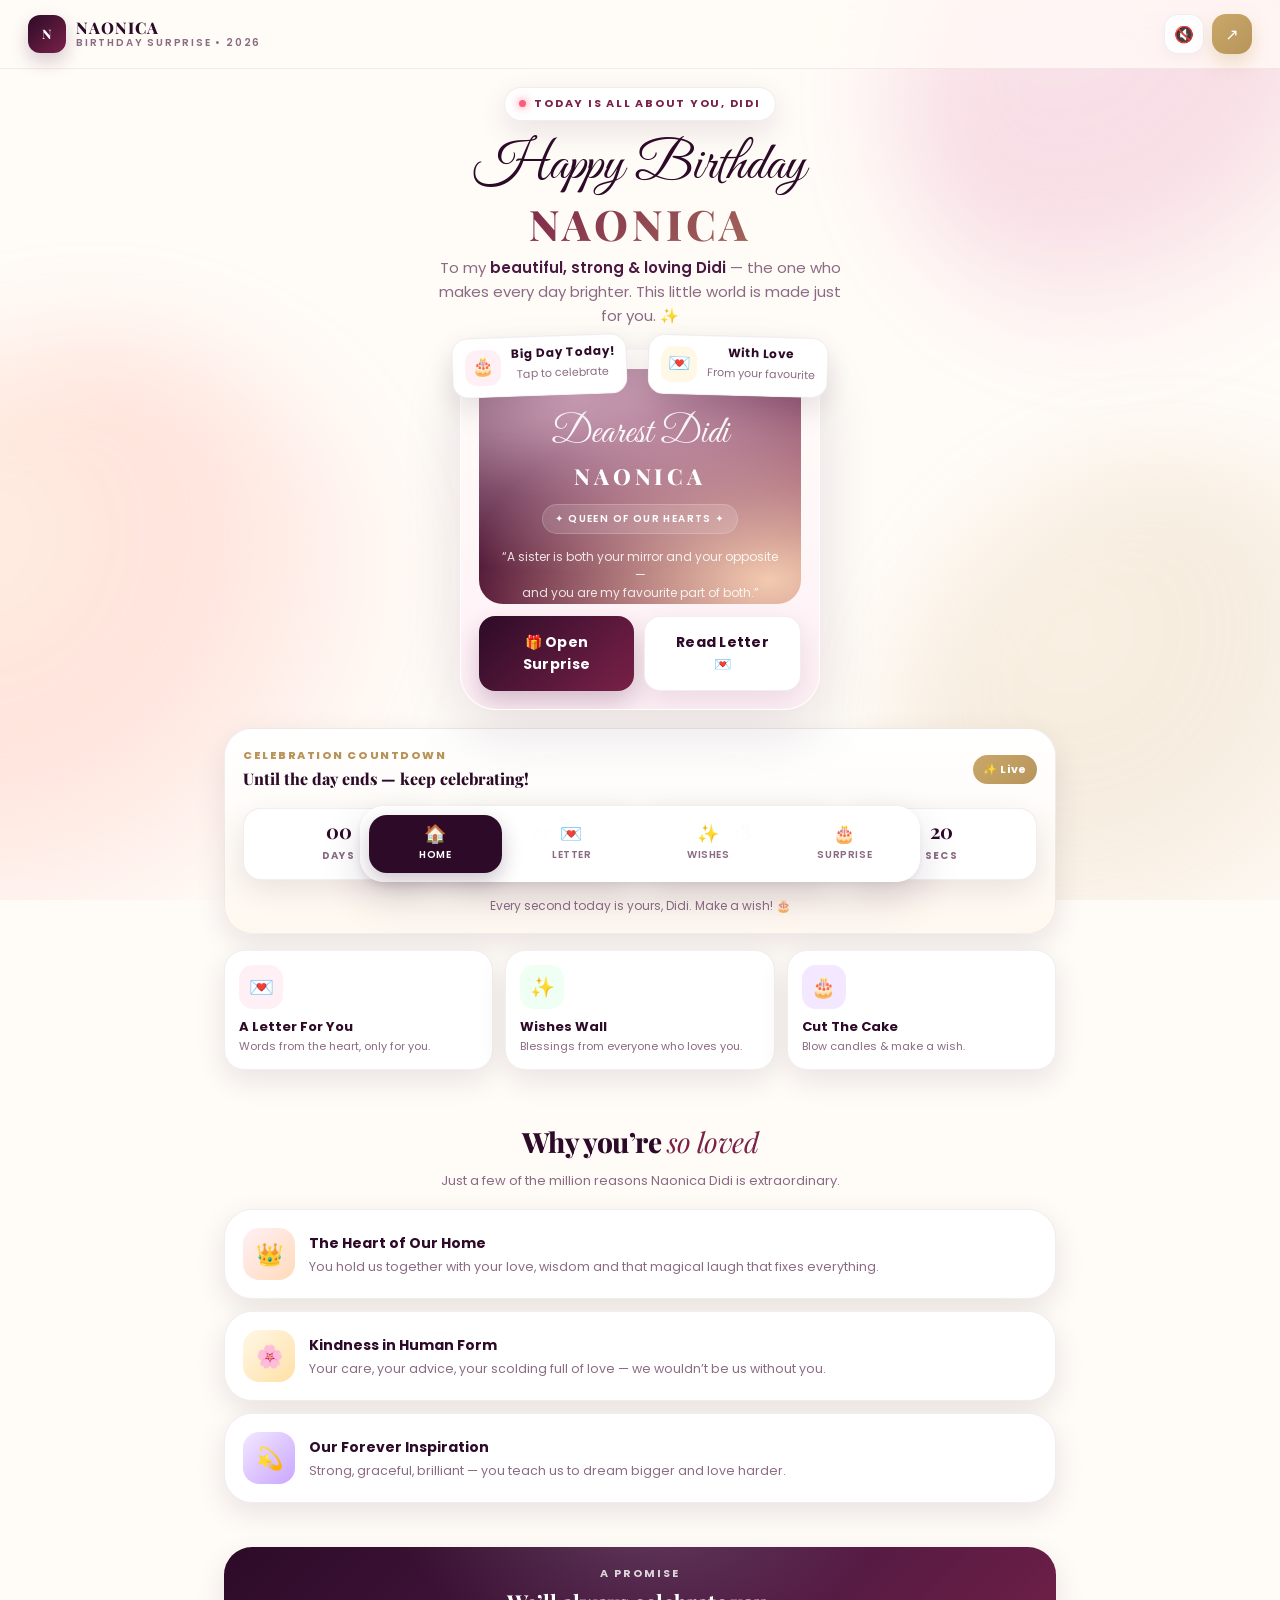
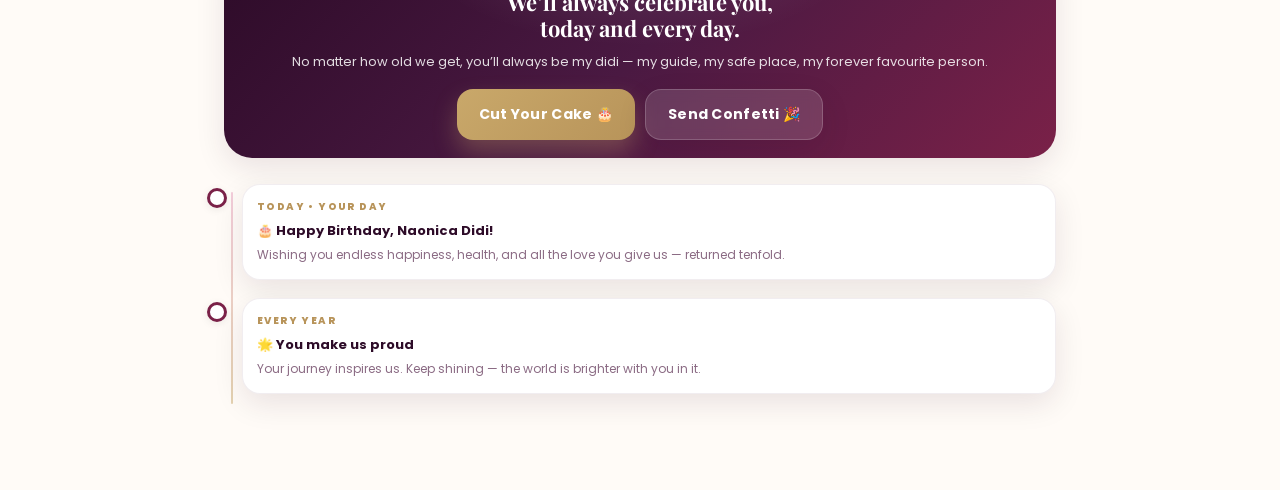
<file: index.html>
<!doctype html>
<html lang="en">
<head>
<meta charset="utf-8">
<meta name="viewport" content="width=device-width, initial-scale=1, viewport-fit=cover">
<title>Happy Birthday Naonica Didi 🎂 — A Surprise Just For You</title>
<meta name="description" content="A heartfelt birthday surprise for Naonica Didi — with love, wishes and cake!">
<meta name="theme-color" content="#2D0B28">
<link rel="stylesheet" href="css/style.css">
<link rel="icon" href="data:image/svg+xml,<svg xmlns='http://www.w3.org/2000/svg' viewBox='0 0 100 100'><text y='.9em' font-size='90'>🎂</text></svg>">
</head>
<body>
<div class="bg-ornament"><div class="bg-blob b1"></div><div class="bg-blob b2"></div><div class="bg-blob b3"></div></div>
<canvas id="confetti"></canvas>

<header class="topbar">
  <a href="index.html" class="brand">
    <div class="brand-mark">N</div>
    <div class="brand-text"><strong>NAONICA</strong><span>Birthday Surprise • 2026</span></div>
  </a>
  <div class="top-actions">
    <button class="icon-btn" id="musicBtn" aria-label="Toggle music">🔇</button>
    <button class="icon-btn gold" id="shareBtn" aria-label="Share">↗</button>
  </div>
</header>

<audio id="bgAudio" loop preload="none" src="https://cdn.pixabay.com/download/audio/2022/03/24/audio_0d38a2a75d.mp3?filename=happy-birthday-108323.mp3"></audio>

<main class="container">
  <section class="hero">
    <div class="hero-badge"><dot></dot> Today is all about you, Didi</div>
    <h1 class="hero-title">Happy Birthday</h1>
    <div class="hero-name">NAONICA</div>
    <p class="hero-sub">To my <strong>beautiful, strong & loving Didi</strong> — the one who makes every day brighter. This little world is made just for you. ✨</p>

    <div class="hero-visual">
      <div class="balloons">
        <div class="balloon b1"></div><div class="balloon b2"></div><div class="balloon b3"></div><div class="balloon b4"></div>
      </div>
      <div class="hero-card">
        <div class="hero-photo">
          <div class="photo-placeholder">
            <div class="script">Dearest Didi</div>
            <div class="name">NAONICA</div>
            <div class="tag">✦ Queen of our hearts ✦</div>
            <div class="photo-quote">“A sister is both your mirror and your opposite —<br>and you are my favourite part of both.”</div>
          </div>
        </div>
        <div style="display:flex;gap:10px;margin-top:12px">
          <a href="surprise.html" class="btn btn-primary" style="flex:1" data-confetti>🎁 Open Surprise</a>
          <a href="letter.html" class="btn btn-ghost" style="flex:1">Read Letter 💌</a>
        </div>
      </div>
      <div class="floating f1">
        <div class="emoji">🎂</div>
        <div><strong>Big Day Today!</strong><span>Tap to celebrate</span></div>
      </div>
      <div class="floating f2">
        <div class="emoji">💌</div>
        <div><strong>With Love</strong><span>From your favourite</span></div>
      </div>
    </div>

    <div class="card card-cream reveal" style="text-align:left;margin-top:6px">
      <div class="row" style="justify-content:space-between">
        <div>
          <div style="font-size:11px;letter-spacing:0.14em;text-transform:uppercase;font-weight:800;color:var(--gold3)">Celebration Countdown</div>
          <div style="font-family:'Playfair Display',serif;font-weight:800;font-size:16px;color:var(--plum);margin-top:2px">Until the day ends — keep celebrating!</div>
        </div>
        <div class="badge-gold">✨ Live</div>
      </div>
      <div class="countdown" id="countdown">
        <div class="cd-box"><strong id="cd-d">00</strong><span>Days</span></div>
        <div class="cd-box"><strong id="cd-h">00</strong><span>Hours</span></div>
        <div class="cd-box"><strong id="cd-m">00</strong><span>Mins</span></div>
        <div class="cd-box"><strong id="cd-s">00</strong><span>Secs</span></div>
      </div>
      <p style="font-size:12px;color:var(--muted);text-align:center">Every second today is yours, Didi. Make a wish! 🎂</p>
    </div>

    <div class="quick-grid">
      <a href="letter.html" class="quick-card reveal" style="--delay:.05s">
        <div class="qc-icon" style="background:#FFF0F6">💌</div>
        <h4>A Letter For You</h4>
        <p>Words from the heart, only for you.</p>
      </a>
      <a href="wishes.html" class="quick-card reveal">
        <div class="qc-icon" style="background:#F0FFF4">✨</div>
        <h4>Wishes Wall</h4>
        <p>Blessings from everyone who loves you.</p>
      </a>
      <a href="surprise.html" class="quick-card reveal">
        <div class="qc-icon" style="background:#F3E8FF">🎂</div>
        <h4>Cut The Cake</h4>
        <p>Blow candles & make a wish.</p>
      </a>
    </div>
  </section>

  <section class="section">
    <div class="section-head reveal">
      <h2>Why you’re <em>so loved</em></h2>
      <p>Just a few of the million reasons Naonica Didi is extraordinary.</p>
    </div>
    <div class="stack">
      <div class="card reveal" style="display:flex;gap:14px;align-items:center">
        <div style="width:52px;height:52px;border-radius:16px;background:linear-gradient(135deg,#FFF0F6,#FFDAB9);display:grid;place-items:center;font-size:22px;flex:none">👑</div>
        <div><h4 style="font-size:14px;color:var(--plum)">The Heart of Our Home</h4><p style="font-size:12.5px;color:var(--muted);margin-top:3px">You hold us together with your love, wisdom and that magical laugh that fixes everything.</p></div>
      </div>
      <div class="card reveal" style="display:flex;gap:14px;align-items:center">
        <div style="width:52px;height:52px;border-radius:16px;background:linear-gradient(135deg,#FFF8E6,#FFE0A6);display:grid;place-items:center;font-size:22px;flex:none">🌸</div>
        <div><h4 style="font-size:14px;color:var(--plum)">Kindness in Human Form</h4><p style="font-size:12.5px;color:var(--muted);margin-top:3px">Your care, your advice, your scolding full of love — we wouldn’t be us without you.</p></div>
      </div>
      <div class="card reveal" style="display:flex;gap:14px;align-items:center">
        <div style="width:52px;height:52px;border-radius:16px;background:linear-gradient(135deg,#F3E8FF,#C9A6FF);display:grid;place-items:center;font-size:22px;flex:none">💫</div>
        <div><h4 style="font-size:14px;color:var(--plum)">Our Forever Inspiration</h4><p style="font-size:12.5px;color:var(--muted);margin-top:3px">Strong, graceful, brilliant — you teach us to dream bigger and love harder.</p></div>
      </div>
    </div>
  </section>

  <section class="section">
    <div class="card reveal" style="text-align:center;background: linear-gradient(135deg, #2D0B28 0%, #4A1942 50%, #7A2148 100%); color:white; border:none; overflow:hidden; position:relative">
      <div style="position:absolute;inset:0;background: radial-gradient(400px 200px at 50% -10%, rgba(255,255,255,0.14), transparent 60%);"></div>
      <div style="position:relative">
        <div style="font-size:11px;letter-spacing:0.18em;text-transform:uppercase;opacity:0.8;font-weight:700">A promise</div>
        <h3 style="font-family:'Playfair Display',serif;font-size:22px;margin-top:6px;line-height:1.2">We’ll always celebrate you,<br>today and every day.</h3>
        <p style="opacity:0.85;font-size:13px;margin-top:10px;line-height:1.6">No matter how old we get, you’ll always be my didi — my guide, my safe place, my forever favourite person.</p>
        <div style="display:flex;gap:10px;justify-content:center;margin-top:16px;flex-wrap:wrap">
          <a href="surprise.html" class="btn btn-gold">Cut Your Cake 🎂</a>
          <button class="btn btn-ghost" style="background:rgba(255,255,255,0.14);color:white;border-color:rgba(255,255,255,0.18);backdrop-filter:blur(6px)" data-confetti>Send Confetti 🎉</button>
        </div>
      </div>
    </div>
  </section>

  <div class="timeline reveal" style="margin-top:4px">
    <div class="tl-item">
      <div class="tl-card">
        <span class="year">Today • Your Day</span>
        <h4>🎂 Happy Birthday, Naonica Didi!</h4>
        <p>Wishing you endless happiness, health, and all the love you give us — returned tenfold.</p>
      </div>
    </div>
    <div class="tl-item">
      <div class="tl-card">
        <span class="year">Every Year</span>
        <h4>🌟 You make us proud</h4>
        <p>Your journey inspires us. Keep shining — the world is brighter with you in it.</p>
      </div>
    </div>
  </div>

  <div class="spacer"></div>
</main>

<nav class="bottom-nav" aria-label="Primary">
  <a class="nav-item active" href="index.html"><i>🏠</i>Home</a>
  <a class="nav-item" href="letter.html"><i>💌</i>Letter</a>
  <a class="nav-item" href="wishes.html"><i>✨</i>Wishes</a>
  <a class="nav-item" href="surprise.html"><i>🎂</i>Surprise</a>
</nav>

<script src="js/app.js"></script>
</body>
</html>
</file>
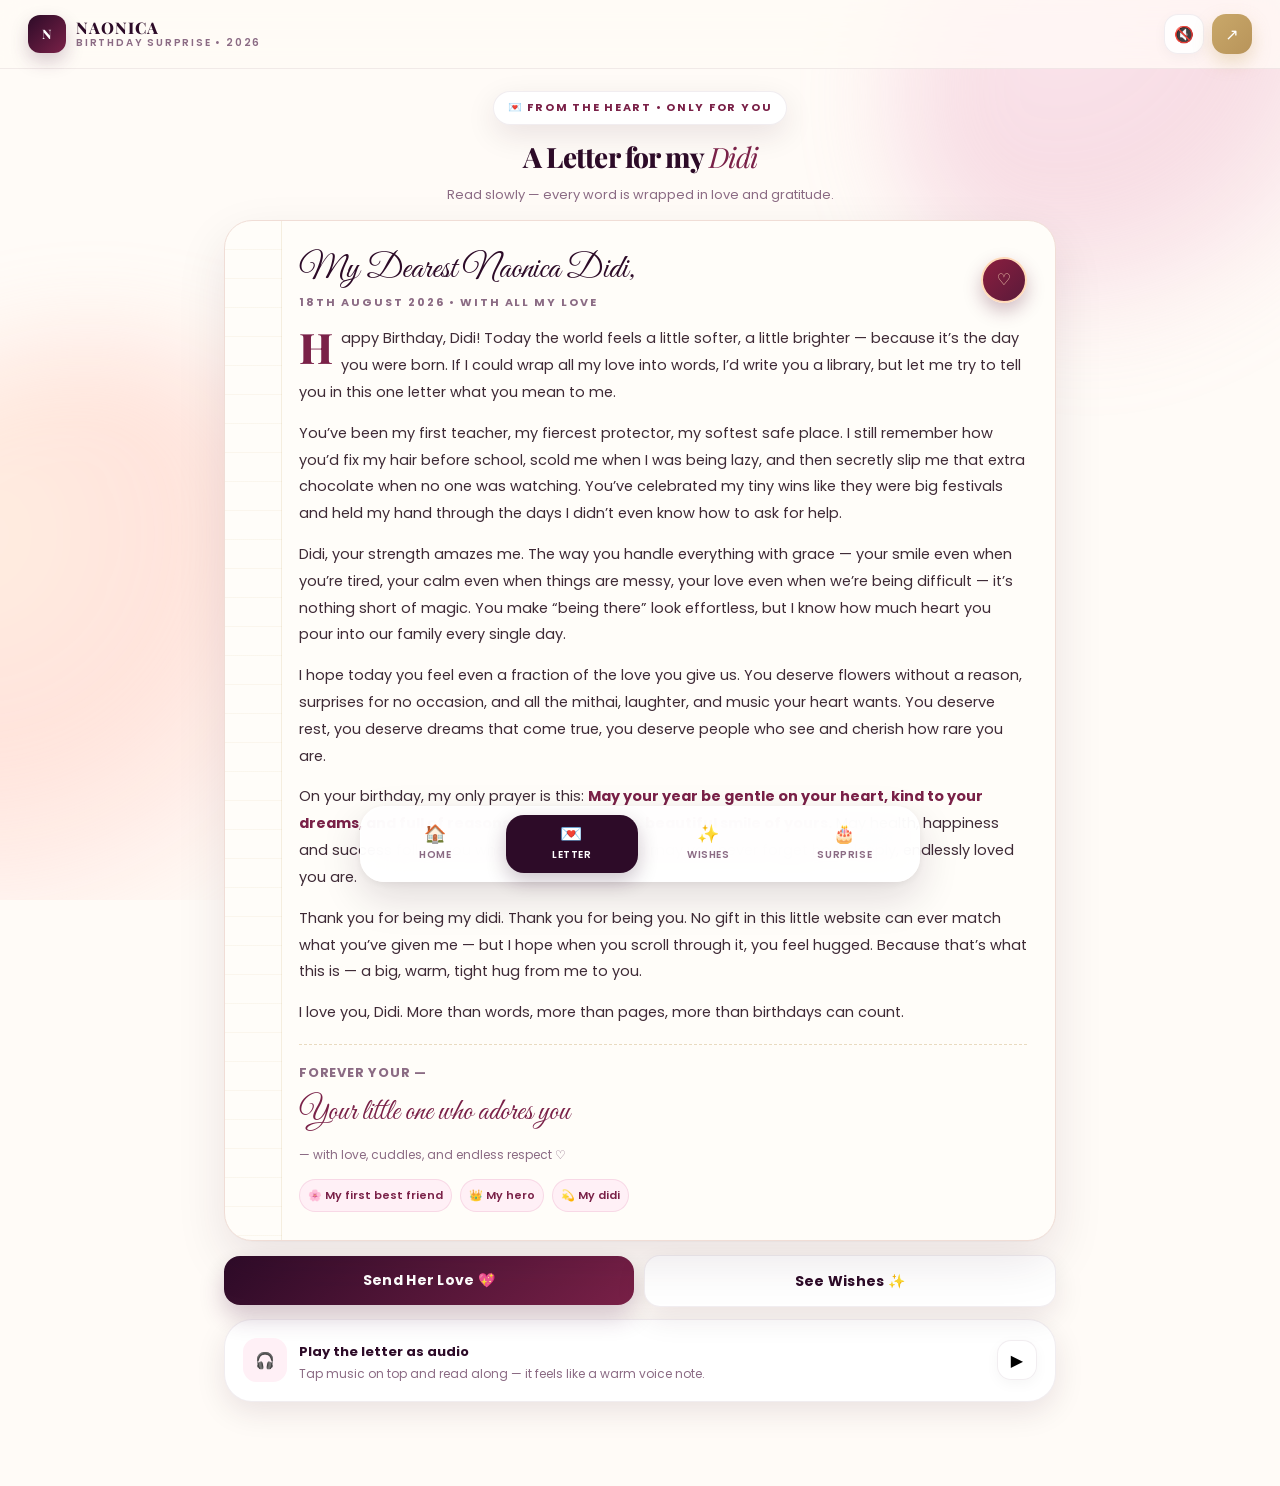
<file: letter.html>
<!doctype html>
<html lang="en">
<head>
<meta charset="utf-8">
<meta name="viewport" content="width=device-width, initial-scale=1">
<title>Letter for Naonica Didi 💌 — Happy Birthday</title>
<meta name="theme-color" content="#2D0B28">
<link rel="stylesheet" href="css/style.css">
</head>
<body>
<div class="bg-ornament"><div class="bg-blob b1"></div><div class="bg-blob b2"></div></div>
<canvas id="confetti"></canvas>
<header class="topbar">
  <a href="index.html" class="brand">
    <div class="brand-mark">N</div>
    <div class="brand-text"><strong>NAONICA</strong><span>Birthday Surprise • 2026</span></div>
  </a>
  <div class="top-actions">
    <button class="icon-btn" id="musicBtn" aria-label="Toggle music">🔇</button>
    <button class="icon-btn gold" id="shareBtn">↗</button>
  </div>
</header>
<audio id="bgAudio" loop preload="none" src="https://cdn.pixabay.com/download/audio/2022/03/24/audio_0d38a2a75d.mp3?filename=happy-birthday-108323.mp3"></audio>

<main class="container">
  <section class="section" style="padding-bottom:6px">
    <div class="section-head" style="margin-bottom:14px">
      <div class="hero-badge" style="margin-bottom:10px">💌 From the heart • Only for you</div>
      <h2>A Letter for my <em>Didi</em></h2>
      <p>Read slowly — every word is wrapped in love and gratitude.</p>
    </div>

    <div class="letter-paper reveal">
      <div class="letter-inner">
        <div class="letter-top">
          <div>
            <div class="letter-title">My Dearest Naonica Didi,</div>
            <div class="letter-subtitle">18th August 2026 • With all my love</div>
          </div>
          <div class="seal">♡</div>
        </div>

        <div class="letter-body">
          <p><span class="dropcap">H</span>appy Birthday, Didi! Today the world feels a little softer, a little brighter — because it’s the day you were born. If I could wrap all my love into words, I’d write you a library, but let me try to tell you in this one letter what you mean to me.</p>

          <p>You’ve been my first teacher, my fiercest protector, my softest safe place. I still remember how you’d fix my hair before school, scold me when I was being lazy, and then secretly slip me that extra chocolate when no one was watching. You’ve celebrated my tiny wins like they were big festivals and held my hand through the days I didn’t even know how to ask for help.</p>

          <p>Didi, your strength amazes me. The way you handle everything with grace — your smile even when you’re tired, your calm even when things are messy, your love even when we’re being difficult — it’s nothing short of magic. You make “being there” look effortless, but I know how much heart you pour into our family every single day.</p>

          <p>I hope today you feel even a fraction of the love you give us. You deserve flowers without a reason, surprises for no occasion, and all the mithai, laughter, and music your heart wants. You deserve rest, you deserve dreams that come true, you deserve people who see and cherish how rare you are.</p>

          <p>On your birthday, my only prayer is this: <strong style="color:var(--wine)">May your year be gentle on your heart, kind to your dreams, and full of reasons to smile that big, beautiful smile of yours.</strong> May health, happiness and success follow you wherever you go — and may you never forget how deeply, endlessly loved you are.</p>

          <p>Thank you for being my didi. Thank you for being you. No gift in this little website can ever match what you’ve given me — but I hope when you scroll through it, you feel hugged. Because that’s what this is — a big, warm, tight hug from me to you.</p>

          <p style="margin-bottom:0">I love you, Didi. More than words, more than pages, more than birthdays can count.</p>

          <div class="signature">
            <div style="font-size:13px;color:var(--muted);letter-spacing:0.06em;text-transform:uppercase;font-weight:700">Forever your —</div>
            <div class="script">Your little one who adores you</div>
            <small>— with love, cuddles, and endless respect ♡</small>
            <div style="margin-top:12px;display:flex;gap:8px;flex-wrap:wrap">
              <span class="chip">🌸 My first best friend</span>
              <span class="chip">👑 My hero</span>
              <span class="chip">💫 My didi</span>
            </div>
          </div>
        </div>
      </div>
    </div>

    <div class="row" style="margin-top:14px">
      <button class="btn btn-primary" style="flex:1" data-confetti>Send Her Love 💖</button>
      <a href="wishes.html" class="btn btn-ghost" style="flex:1">See Wishes ✨</a>
    </div>

    <div class="card reveal" style="margin-top:12px;display:flex;gap:12px;align-items:center">
      <div style="width:44px;height:44px;border-radius:14px;background:#FFF0F6;display:grid;place-items:center">🎧</div>
      <div style="flex:1">
        <strong style="font-size:13px;color:var(--plum)">Play the letter as audio</strong>
        <p style="font-size:12px;color:var(--muted)">Tap music on top and read along — it feels like a warm voice note.</p>
      </div>
      <button class="icon-btn" id="musicBtn2">▶</button>
    </div>

  </section>
  <div class="spacer"></div>
</main>

<nav class="bottom-nav">
  <a class="nav-item" href="index.html"><i>🏠</i>Home</a>
  <a class="nav-item active" href="letter.html"><i>💌</i>Letter</a>
  <a class="nav-item" href="wishes.html"><i>✨</i>Wishes</a>
  <a class="nav-item" href="surprise.html"><i>🎂</i>Surprise</a>
</nav>

<script src="js/app.js"></script>
<script>
document.getElementById('musicBtn2')?.addEventListener('click',()=> document.getElementById('musicBtn')?.click());
</script>
</body>
</html>
</file>
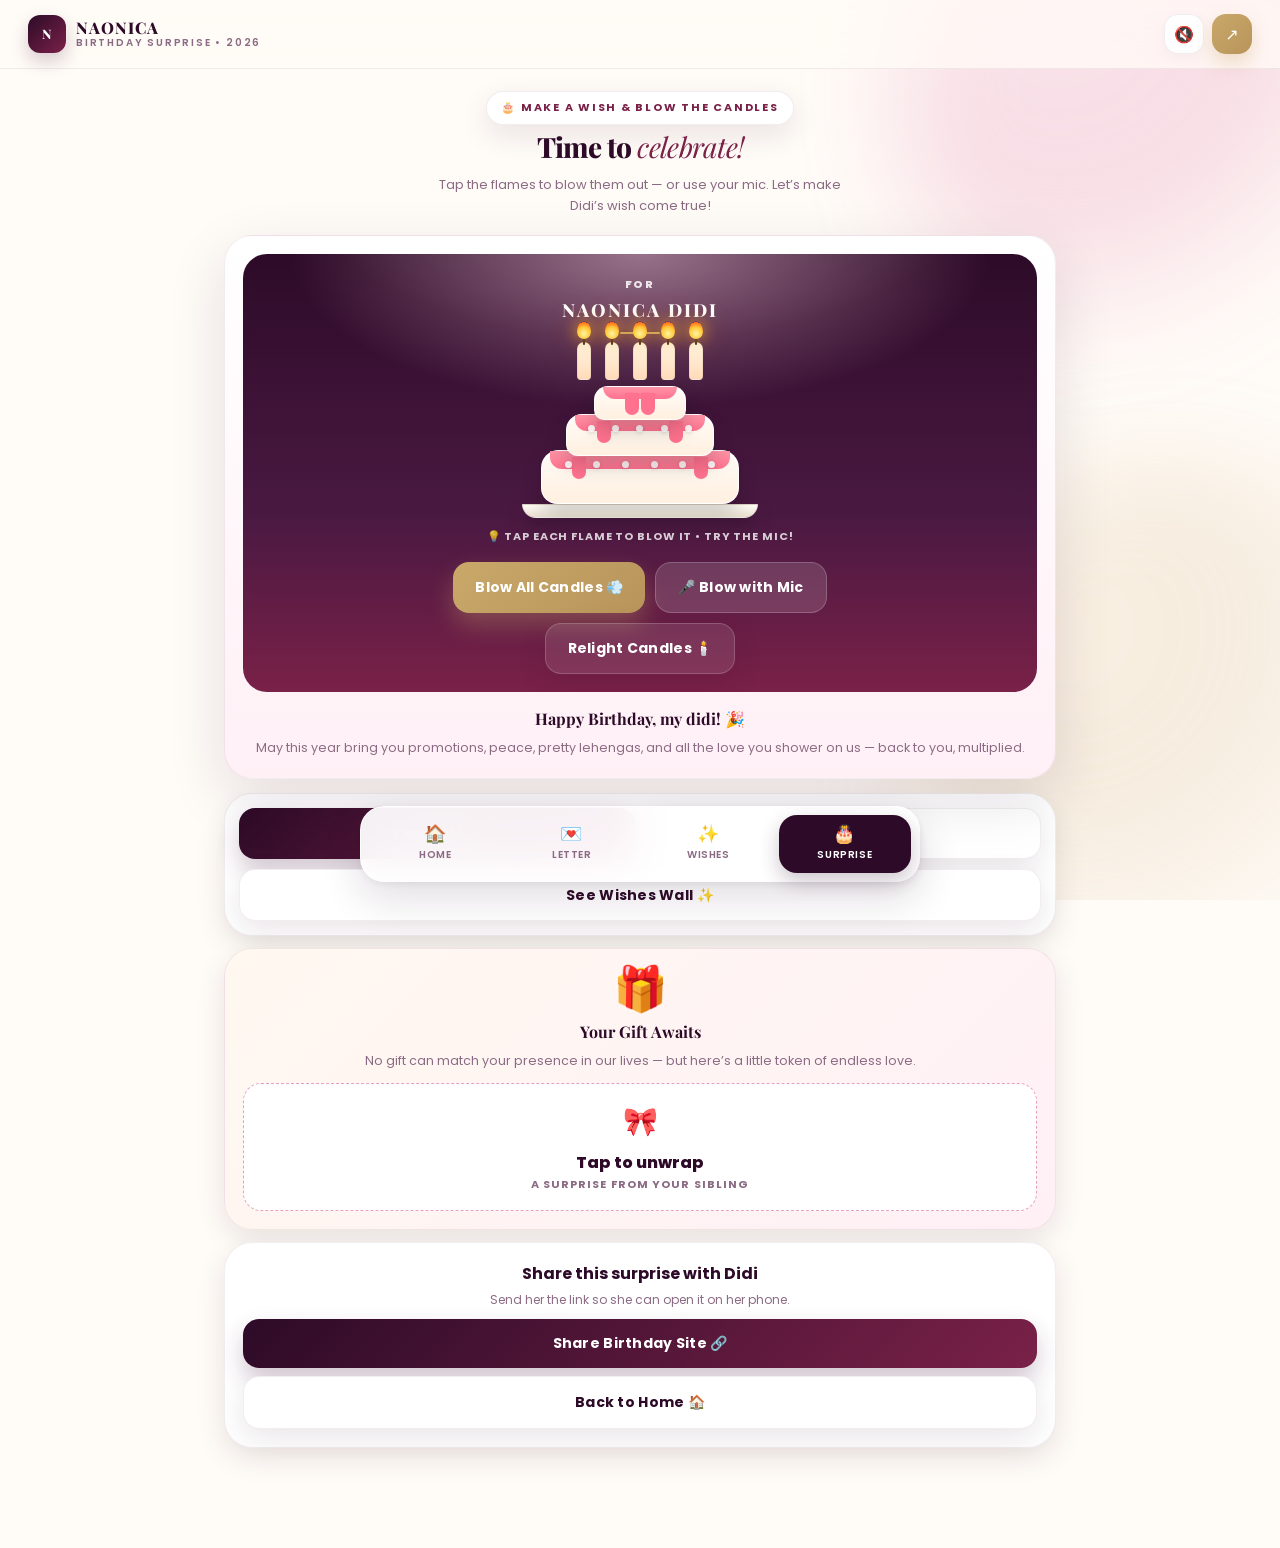
<file: surprise.html>
<!doctype html>
<html lang="en">
<head>
<meta charset="utf-8">
<meta name="viewport" content="width=device-width, initial-scale=1">
<title>Surprise Cake for Naonica Didi 🎂</title>
<meta name="theme-color" content="#2D0B28">
<link rel="stylesheet" href="css/style.css">
</head>
<body>
<div class="bg-ornament"><div class="bg-blob b1"></div><div class="bg-blob b3"></div></div>
<canvas id="confetti"></canvas>
<header class="topbar">
  <a href="index.html" class="brand">
    <div class="brand-mark">N</div>
    <div class="brand-text"><strong>NAONICA</strong><span>Birthday Surprise • 2026</span></div>
  </a>
  <div class="top-actions">
    <button class="icon-btn" id="musicBtn">🔇</button>
    <button class="icon-btn gold" id="shareBtn">↗</button>
  </div>
</header>
<audio id="bgAudio" loop preload="none" src="https://cdn.pixabay.com/download/audio/2022/03/24/audio_0d38a2a75d.mp3?filename=happy-birthday-108323.mp3"></audio>

<main class="container">
  <section class="section">
    <div class="section-head">
      <div class="hero-badge">🎂 Make a wish & blow the candles</div>
      <h2>Time to <em>celebrate!</em></h2>
      <p>Tap the flames to blow them out — or use your mic. Let’s make Didi’s wish come true!</p>
    </div>

    <div class="cake-wrap reveal">
      <div class="cake-stage">
        <div style="position:relative;z-index:1;color:white;text-align:center">
          <div style="font-size:11px;letter-spacing:0.18em;text-transform:uppercase;font-weight:800;opacity:0.85">For</div>
          <div style="font-family:'Playfair Display',serif;font-weight:800;letter-spacing:0.12em;font-size:18px;margin-top:2px">NAONICA DIDI</div>
          <div style="width:40px;height:2px;background:var(--gold);margin:8px auto;border-radius:100px"></div>
        </div>

        <div class="candles" aria-label="Candles — tap to blow">
          <div class="candle" role="button" aria-label="Blow candle 1"><div class="flame"></div></div>
          <div class="candle" role="button" aria-label="Blow candle 2"><div class="flame"></div></div>
          <div class="candle" role="button" aria-label="Blow candle 3"><div class="flame"></div></div>
          <div class="candle" role="button" aria-label="Blow candle 4"><div class="flame"></div></div>
          <div class="candle" role="button" aria-label="Blow candle 5"><div class="flame"></div></div>
        </div>

        <div class="cake">
          <div class="cake-tier t1"><div class="drip" style="height:12px"></div></div>
          <div class="cake-tier t2"><div class="drip"></div><div class="icing-dots"><i></i><i></i><i></i><i></i><i></i></div></div>
          <div class="cake-tier t3"><div class="drip" style="height:18px"></div><div class="icing-dots"><i></i><i></i><i></i><i></i><i></i><i></i></div></div>
        </div>
        <div class="plate"></div>

        <div class="hint">💡 Tap each flame to blow it • Try the mic!</div>

        <div class="cake-actions">
          <button class="btn btn-gold" id="blowBtn">Blow All Candles 💨</button>
          <button class="btn" id="micBlow" style="background:rgba(255,255,255,0.14);color:white;border:1px solid rgba(255,255,255,0.2);backdrop-filter:blur(6px)">🎤 Blow with Mic</button>
        </div>
        <button class="btn btn-ghost" id="resetCandles" style="margin-top:10px;background:rgba(255,255,255,0.10);color:white;border-color:rgba(255,255,255,0.18)">Relight Candles 🕯️</button>

        <div id="cakeMsg" class="reveal-box" style="display:none;margin-top:16px">
          <!-- filled by JS -->
        </div>
      </div>

      <div style="padding:14px 4px 2px;text-align:center">
        <h4 style="font-family:'Playfair Display',serif;color:var(--plum);font-size:16px">Happy Birthday, my didi! 🎉</h4>
        <p style="font-size:12.5px;color:var(--muted);margin-top:6px;line-height:1.6">May this year bring you promotions, peace, pretty lehengas, and all the love you shower on us — back to you, multiplied.</p>
      </div>
    </div>

    <div class="stack" style="margin-top:14px">
      <div class="card reveal" style="display:grid;grid-template-columns:1fr 1fr;gap:10px;padding:14px">
        <button class="btn btn-primary" data-confetti>Confetti 🎉</button>
        <button class="btn btn-ghost" id="playSong">Play Song 🎶</button>
        <a href="wishes.html" class="btn btn-ghost" style="grid-column:span 2">See Wishes Wall ✨</a>
      </div>

      <div class="card reveal" style="text-align:center;background: linear-gradient(135deg, #FFF8F0, #FFF0F6);">
        <div class="big-emoji">🎁</div>
        <h4 style="font-family:'Playfair Display',serif;color:var(--plum);margin-top:8px">Your Gift Awaits</h4>
        <p style="font-size:12.5px;color:var(--muted);margin-top:6px">No gift can match your presence in our lives — but here’s a little token of endless love.</p>
        <div id="giftBox" style="margin-top:12px;background:white;border:1px dashed #E8A0BF;border-radius:18px;padding:16px;cursor:pointer" onclick="openGift()">
          <div style="font-size:28px">🎀</div>
          <div style="font-weight:800;color:var(--plum);margin-top:6px">Tap to unwrap</div>
          <div style="font-size:11px;letter-spacing:0.1em;text-transform:uppercase;color:var(--muted);font-weight:700">A surprise from your sibling</div>
        </div>
        <div id="giftReveal" style="display:none;margin-top:12px;background:var(--plum);color:white;border-radius:18px;padding:16px;">
          <div style="font-size:20px">💖</div>
          <h4 style="margin-top:6px">You are loved beyond measure, Didi!</h4>
          <p style="opacity:0.9;font-size:12.5px;margin-top:6px;line-height:1.6">Take this coupon: <strong style="background:rgba(255,255,255,0.14);padding:4px 8px;border-radius:8px">“One wish — I’ll make it happen”</strong> — valid forever. Ask for anything, and I’m there. Promise.</p>
          <p style="opacity:0.8;font-size:11px;margin-top:8px">— Your favourite human ♡</p>
        </div>
      </div>

      <div class="card reveal" style="text-align:center">
        <h4 style="color:var(--plum)">Share this surprise with Didi</h4>
        <p style="font-size:12px;color:var(--muted);margin-top:4px">Send her the link so she can open it on her phone.</p>
        <button class="btn btn-primary btn-block" style="margin-top:10px" id="shareBtn2">Share Birthday Site 🔗</button>
        <a href="index.html" class="btn btn-ghost btn-block" style="margin-top:8px">Back to Home 🏠</a>
      </div>
    </div>
  </section>
  <div class="spacer"></div>
</main>

<nav class="bottom-nav">
  <a class="nav-item" href="index.html"><i>🏠</i>Home</a>
  <a class="nav-item" href="letter.html"><i>💌</i>Letter</a>
  <a class="nav-item" href="wishes.html"><i>✨</i>Wishes</a>
  <a class="nav-item active" href="surprise.html"><i>🎂</i>Surprise</a>
</nav>

<script src="js/app.js"></script>
<script>
function openGift(){
  document.getElementById('giftBox').style.display='none';
  const r=document.getElementById('giftReveal');
  r.style.display='block';
  r.classList.add('in');
  if(window.confettiBurst) confettiBurst();
  if(navigator.vibrate) navigator.vibrate([30,20,50]);
}
document.getElementById('playSong')?.addEventListener('click',()=> document.getElementById('musicBtn')?.click());
document.getElementById('shareBtn2')?.addEventListener('click',()=> document.getElementById('shareBtn')?.click());
</script>
</body>
</html>
</file>
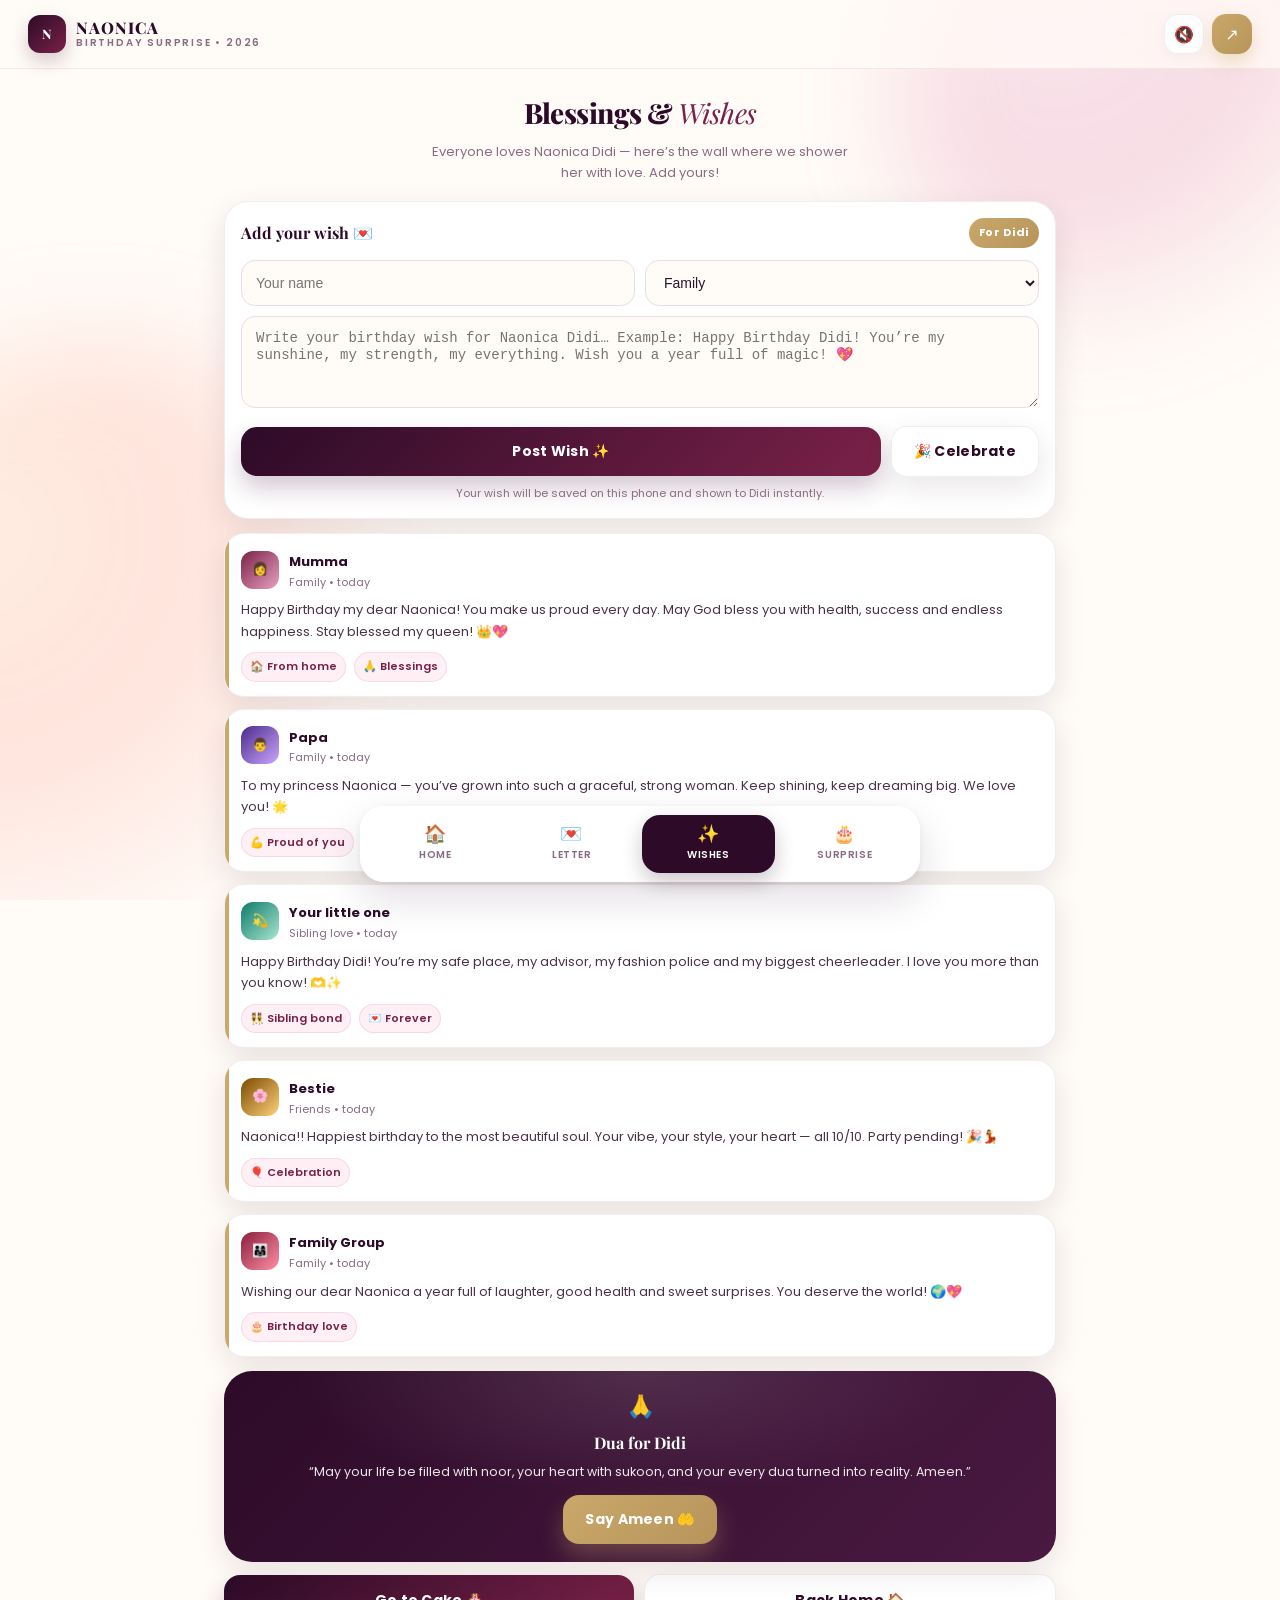
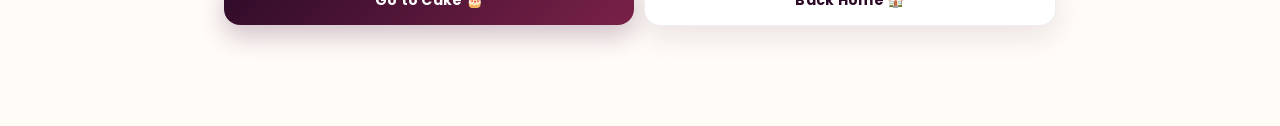
<file: wishes.html>
<!doctype html>
<html lang="en">
<head>
<meta charset="utf-8">
<meta name="viewport" content="width=device-width, initial-scale=1">
<title>Wishes for Naonica Didi ✨</title>
<meta name="theme-color" content="#2D0B28">
<link rel="stylesheet" href="css/style.css">
</head>
<body>
<div class="bg-ornament"><div class="bg-blob b2"></div><div class="bg-blob b1"></div></div>
<canvas id="confetti"></canvas>
<header class="topbar">
  <a href="index.html" class="brand">
    <div class="brand-mark">N</div>
    <div class="brand-text"><strong>NAONICA</strong><span>Birthday Surprise • 2026</span></div>
  </a>
  <div class="top-actions">
    <button class="icon-btn" id="musicBtn">🔇</button>
    <button class="icon-btn gold" id="shareBtn">↗</button>
  </div>
</header>
<audio id="bgAudio" loop preload="none" src="https://cdn.pixabay.com/download/audio/2022/03/24/audio_0d38a2a75d.mp3?filename=happy-birthday-108323.mp3"></audio>

<main class="container">
  <section class="section">
    <div class="section-head">
      <h2>Blessings & <em>Wishes</em></h2>
      <p>Everyone loves Naonica Didi — here’s the wall where we shower her with love. Add yours!</p>
    </div>

    <form id="wishForm" class="wish-form reveal">
      <div style="display:flex;align-items:center;justify-content:space-between;margin-bottom:12px">
        <strong style="font-family:'Playfair Display',serif;color:var(--plum);font-size:16px">Add your wish 💌</strong>
        <span class="badge-gold">For Didi</span>
      </div>
      <div style="display:grid;grid-template-columns:1fr 1fr;gap:10px">
        <input class="input" id="wName" placeholder="Your name" maxlength="30">
        <select class="select" id="wRelation">
          <option>Family</option>
          <option>Friends</option>
          <option>Sibling love</option>
          <option>Well-wisher</option>
        </select>
      </div>
      <textarea class="textarea" id="wText" placeholder="Write your birthday wish for Naonica Didi… Example: Happy Birthday Didi! You’re my sunshine, my strength, my everything. Wish you a year full of magic! 💖" style="margin-top:10px" maxlength="240" required></textarea>
      <div class="row" style="margin-top:10px">
        <button type="submit" class="btn btn-primary" style="flex:1">Post Wish ✨</button>
        <button type="button" class="btn btn-ghost" data-confetti>🎉 Celebrate</button>
      </div>
      <p style="font-size:11px;color:var(--muted);text-align:center;margin-top:8px">Your wish will be saved on this phone and shown to Didi instantly.</p>
    </form>

    <div class="wish-list" id="wishList">
      <!-- pre-filled wishes -->
      <div class="wish-card reveal in" data-name="Mumma" data-relation="Family" data-text="Happy Birthday my dear Naonica! You make us proud every day. May God bless you with health, success and endless happiness. Stay blessed my queen!" data-emoji="👩">
        <div class="wish-head">
          <div class="avatar" style="background: linear-gradient(135deg, #7A2148, #E8A0BF);">👩</div>
          <div><strong>Mumma</strong><span>Family • today</span></div>
        </div>
        <div class="wish-text">Happy Birthday my dear Naonica! You make us proud every day. May God bless you with health, success and endless happiness. Stay blessed my queen! 👑💖</div>
        <div class="wish-meta"><span class="chip">🏠 From home</span><span class="chip">🙏 Blessings</span></div>
      </div>

      <div class="wish-card reveal in" data-name="Papa" data-relation="Family" data-text="To my princess Naonica — you’ve grown into such a graceful, strong woman. Keep shining, keep dreaming big. We love you!" data-emoji="👨">
        <div class="wish-head">
          <div class="avatar" style="background: linear-gradient(135deg, #4A2A8A, #C9A6FF);">👨</div>
          <div><strong>Papa</strong><span>Family • today</span></div>
        </div>
        <div class="wish-text">To my princess Naonica — you’ve grown into such a graceful, strong woman. Keep shining, keep dreaming big. We love you! 🌟</div>
        <div class="wish-meta"><span class="chip">💪 Proud of you</span></div>
      </div>

      <div class="wish-card reveal in" data-name="Your little one" data-relation="Sibling love" data-text="Happy Birthday Didi! You’re my safe place, my advisor, my fashion police and my biggest cheerleader. I love you more than you know!" data-emoji="💫">
        <div class="wish-head">
          <div class="avatar" style="background: linear-gradient(135deg, #0E7A6B, #A8E6CF);">💫</div>
          <div><strong>Your little one</strong><span>Sibling love • today</span></div>
        </div>
        <div class="wish-text">Happy Birthday Didi! You’re my safe place, my advisor, my fashion police and my biggest cheerleader. I love you more than you know! 🫶✨</div>
        <div class="wish-meta"><span class="chip">👯 Sibling bond</span><span class="chip">💌 Forever</span></div>
      </div>

      <div class="wish-card reveal in" data-name="Bestie" data-relation="Friends" data-text="Naonica!! Happiest birthday to the most beautiful soul. Your vibe, your style, your heart — all 10/10. Party pending!" data-emoji="🌸">
        <div class="wish-head">
          <div class="avatar" style="background: linear-gradient(135deg, #7A4A00, #FFD27A);">🌸</div>
          <div><strong>Bestie</strong><span>Friends • today</span></div>
        </div>
        <div class="wish-text">Naonica!! Happiest birthday to the most beautiful soul. Your vibe, your style, your heart — all 10/10. Party pending! 🎉💃</div>
        <div class="wish-meta"><span class="chip">🎈 Celebration</span></div>
      </div>

      <div class="wish-card reveal in" data-name="Family Group" data-relation="Family" data-text="Wishing our dear Naonica a year full of laughter, good health and sweet surprises. You deserve the world!" data-emoji="👨‍👩‍👧">
        <div class="wish-head">
          <div class="avatar" style="background: linear-gradient(135deg, #8B1E3F, #FF8FA3);">👨‍👩‍👧</div>
          <div><strong>Family Group</strong><span>Family • today</span></div>
        </div>
        <div class="wish-text">Wishing our dear Naonica a year full of laughter, good health and sweet surprises. You deserve the world! 🌍💖</div>
        <div class="wish-meta"><span class="chip">🎂 Birthday love</span></div>
      </div>
    </div>

    <div class="card reveal" style="margin-top:14px;text-align:center;background:linear-gradient(135deg,#2D0B28,#4A1942);color:white;border:none;position:relative;overflow:hidden">
      <div style="position:absolute;inset:0;background:radial-gradient(500px 180px at 50% 0%, rgba(255,255,255,0.12), transparent 70%)"></div>
      <div style="position:relative">
        <div style="font-size:22px">🙏</div>
        <h4 style="font-family:'Playfair Display',serif;margin-top:6px">Dua for Didi</h4>
        <p style="opacity:0.9;font-size:12.5px;margin-top:6px;line-height:1.7">“May your life be filled with noor, your heart with sukoon, and your every dua turned into reality. Ameen.”</p>
        <button class="btn btn-gold" style="margin-top:12px" data-confetti>Say Ameen 🤲</button>
      </div>
    </div>

    <div class="row" style="margin-top:12px">
      <a href="surprise.html" class="btn btn-primary" style="flex:1">Go to Cake 🎂</a>
      <a href="index.html" class="btn btn-ghost" style="flex:1">Back Home 🏠</a>
    </div>
  </section>
  <div class="spacer"></div>
</main>

<nav class="bottom-nav">
  <a class="nav-item" href="index.html"><i>🏠</i>Home</a>
  <a class="nav-item" href="letter.html"><i>💌</i>Letter</a>
  <a class="nav-item active" href="wishes.html"><i>✨</i>Wishes</a>
  <a class="nav-item" href="surprise.html"><i>🎂</i>Surprise</a>
</nav>

<script src="js/app.js"></script>
</body>
</html>
</file>
<file: css/style.css>
@import url('https://fonts.googleapis.com/css2?family=Great+Vibes&family=Playfair+Display:ital,wght@0,400;0,600;0,700;0,800;1,400;1,600&family=Poppins:wght@300;400;500;600;700&family=Dancing+Script:wght@500;600;700&display=swap');

:root{
  --plum:#2D0B28;
  --plum2:#4A1942;
  --wine:#7A2148;
  --rose:#E8A0BF;
  --rose2:#F4C2D9;
  --blush:#FFF0F6;
  --cream:#FFFBF7;
  --paper:#FFFDF9;
  --gold:#C9A86A;
  --gold2:#E8C992;
  --gold3:#B8945A;
  --ink:#2B1228;
  --muted:#8B6B84;
  --border:rgba(74,25,66,0.08);
  --shadow:0 20px 60px rgba(45,11,40,0.12);
  --shadow2:0 10px 30px rgba(45,11,40,0.10);
  --radius:28px;
  --radius2:20px;
}
*{box-sizing:border-box;margin:0;padding:0}
html{scroll-behavior:smooth}
body{
  font-family:'Poppins',system-ui,-apple-system,sans-serif;
  background: var(--cream);
  color:var(--ink);
  -webkit-font-smoothing:antialiased;
  overflow-x:hidden;
  line-height:1.6;
}
a{text-decoration:none;color:inherit}
img{max-width:100%;display:block}
button{font-family:inherit}

/* Background ornaments */
.bg-ornament{position:fixed;inset:0;pointer-events:none;z-index:-1;overflow:hidden}
.bg-blob{position:absolute;border-radius:50%;filter:blur(50px);opacity:0.35}
.bg-blob.b1{width:520px;height:520px;background:radial-gradient(circle at 30% 30%, #F4C2D9 0%, #E8A0BF 40%, transparent 70%);top:-160px;right:-140px}
.bg-blob.b2{width:640px;height:640px;background:radial-gradient(circle at 30% 30%, #FFDAB9 0%, #FFB5A7 35%, transparent 70%);left:-220px;top:38%}
.bg-blob.b3{width:560px;height:560px;background:radial-gradient(circle at 30% 30%, #E8C992 0%, #C9A86A 30%, transparent 70%);right:-180px;bottom:-120px;opacity:0.18}

/* Header */
.topbar{
  position:sticky;top:0;z-index:40;
  backdrop-filter:blur(16px) saturate(180%);
  background:rgba(255,251,247,0.78);
  border-bottom:1px solid var(--border);
  padding:12px 16px;
  display:flex;align-items:center;justify-content:space-between;
}
.topbar .brand{
  display:flex;align-items:center;gap:10px;
}
.brand-mark{
  width:38px;height:38px;border-radius:12px;
  background:linear-gradient(135deg,var(--plum) 0%, var(--wine) 100%);
  display:grid;place-items:center;
  color:white;font-family:'Playfair Display',serif;font-weight:800;letter-spacing:0.04em;
  box-shadow:0 8px 18px rgba(74,25,66,0.22);
  font-size:13px;
}
.brand-text{line-height:1}
.brand-text strong{font-family:'Playfair Display',serif;font-weight:800;font-size:16px;letter-spacing:0.06em;color:var(--plum)}
.brand-text span{display:block;font-size:10px;letter-spacing:0.18em;text-transform:uppercase;color:var(--muted);font-weight:600;margin-top:1px}
.top-actions{display:flex;align-items:center;gap:8px}
.icon-btn{
  width:40px;height:40px;border-radius:14px;border:1px solid var(--border);
  background:rgba(255,255,255,0.9);display:grid;place-items:center;
  cursor:pointer;transition:.2s;box-shadow:0 4px 14px rgba(0,0,0,0.04);
  font-size:16px;
}
.icon-btn:active{transform:scale(0.95)}
.icon-btn.gold{background:linear-gradient(135deg,var(--gold) 0%, var(--gold3) 100%);color:white;border:none;box-shadow:0 8px 18px rgba(201,168,106,0.35)}

/* Bottom Nav (mobile first) */
.bottom-nav{
  position:fixed;left:12px;right:12px;bottom:12px;z-index:45;
  background:rgba(255,255,255,0.94);
  backdrop-filter:blur(20px) saturate(180%);
  border:1px solid rgba(255,255,255,0.9);
  box-shadow:0 16px 40px rgba(45,11,40,0.14), 0 2px 8px rgba(0,0,0,0.06);
  border-radius:24px;
  padding:8px 8px;
  display:flex;justify-content:space-between;gap:4px;
}
.nav-item{
  flex:1;display:flex;flex-direction:column;align-items:center;gap:4px;
  padding:10px 6px;border-radius:18px;
  color:var(--muted);font-size:10px;font-weight:600;letter-spacing:0.06em;text-transform:uppercase;
  transition:.2s;position:relative;
}
.nav-item i{font-style:normal;font-size:18px;line-height:1}
.nav-item.active{
  background:var(--plum);
  color:white;
  box-shadow:0 8px 20px rgba(45,11,40,0.24);
}
.nav-item.active::after{display:none}
@media(min-width:768px){
  .bottom-nav{left:50%;right:auto;transform:translateX(-50%);width:560px;bottom:18px}
  .topbar{padding:14px 28px}
}

/* Containers */
.container{max-width:720px;margin:0 auto;padding:0 16px}
@media(min-width:768px){.container{max-width:760px;padding:0 24px}}
@media(min-width:1024px){.container{max-width:880px}}

/* Hero */
.hero{padding:18px 0 28px;text-align:center;position:relative}
.hero-badge{
  display:inline-flex;align-items:center;gap:8px;
  background:white;border:1px solid var(--border);
  padding:7px 14px;border-radius:100px;
  font-size:11px;letter-spacing:0.16em;text-transform:uppercase;font-weight:700;color:var(--wine);
  box-shadow:var(--shadow2);
}
.hero-badge dot{width:7px;height:7px;background:#FF5A7A;border-radius:50%;display:inline-block;box-shadow:0 0 10px #FF5A7A;animation:pulse 1.6s infinite}
@keyframes pulse{0%,100%{transform:scale(1);opacity:1}50%{transform:scale(1.3);opacity:0.7}}
.hero-title{
  font-family:'Great Vibes',cursive;
  font-size:42px;line-height:1.2;
  color:var(--plum);
  margin:16px 0 10px;
  font-weight:400;
}
@media(min-width:380px){.hero-title{font-size:48px}}
@media(min-width:480px){.hero-title{font-size:54px;line-height:1.1}}
.hero-name{
  font-family:'Playfair Display',serif;
  font-size:42px;line-height:0.9;letter-spacing:0.08em;
  font-weight:800;
  background:linear-gradient(135deg,var(--plum) 0%, var(--wine) 30%, var(--gold) 100%);
  -webkit-background-clip:text;-webkit-text-fill-color:transparent;
  background-clip:text;
  margin-bottom:12px;
}
.hero-sub{
  font-size:15px;color:var(--muted);max-width:420px;margin:0 auto;line-height:1.6;
}
.hero-sub strong{color:var(--plum2);font-weight:600}
.hero-visual{
  position:relative;margin:22px auto 18px;
  width:min(360px, 92vw);height:360px;
}
.hero-card{
  position:absolute;inset:0;
  background:linear-gradient(180deg, #FFFDF9 0%, #FFF0F6 100%);
  border-radius:36px;
  border:1px solid rgba(255,255,255,0.9);
  box-shadow:var(--shadow);
  overflow:hidden;
  padding:18px;
  display:flex;flex-direction:column;
}
.hero-photo{
  flex:1;border-radius:24px;
  background:
    radial-gradient(600px 300px at 30% 10%, rgba(244,194,217,0.8), transparent 60%),
    radial-gradient(500px 300px at 90% 90%, rgba(255,218,185,0.9), transparent 60%),
    linear-gradient(135deg, #2D0B28 0%, #5A1A3A 45%, #8A3A5A 100%);
  position:relative;overflow:hidden;
  display:flex;align-items:center;justify-content:center;
}
.hero-photo::before{
  content:"";position:absolute;inset:0;
  background:radial-gradient(400px 200px at 50% 0%, rgba(255,255,255,0.16), transparent 70%);
}
.photo-placeholder{
  position:relative;z-index:2;text-align:center;color:white;padding:64px 22px 20px;
}
.photo-placeholder .script{font-family:'Great Vibes',cursive;font-size:38px;line-height:1;opacity:0.95}
.photo-quote{margin-top:14px;font-size:12px;opacity:0.85;line-height:1.5}
@media(max-width:374px){
  .photo-placeholder{padding:28px 12px 16px}
  .photo-placeholder .script{font-size:30px}
  .photo-quote{font-size:11.5px}
}
.photo-placeholder .name{font-family:'Playfair Display',serif;font-weight:800;letter-spacing:0.18em;font-size:22px;margin-top:6px}
.photo-placeholder .tag{margin-top:10px;display:inline-block;background:rgba(255,255,255,0.14);backdrop-filter:blur(8px);border:1px solid rgba(255,255,255,0.18);padding:6px 12px;border-radius:100px;font-size:10px;letter-spacing:0.14em;text-transform:uppercase;font-weight:600}
.floating{position:absolute;z-index:3;background:white;border-radius:16px;padding:10px 12px;box-shadow:0 12px 30px rgba(45,11,40,0.12);display:flex;align-items:center;gap:10px;border:1px solid var(--border)}
.floating.f1{left:-8px;top:-14px;transform:rotate(-2deg)}
.floating.f2{right:-8px;top:-14px;transform:rotate(1.5deg)}
@media(max-width:374px){
  .floating.f1{left:-6px;transform:rotate(-2deg) scale(0.82);transform-origin:top left}
  .floating.f2{right:-6px;transform:rotate(1.5deg) scale(0.82);transform-origin:top right}
}
.floating .emoji{width:36px;height:36px;border-radius:12px;display:grid;place-items:center;font-size:18px}
.floating.f1 .emoji{background:#FFF0F6}
.floating.f2 .emoji{background:#FFF8E6}
.floating strong{font-size:12px;line-height:1;display:block;color:var(--plum)}
.floating span{font-size:11px;color:var(--muted);line-height:1}
.balloons{position:absolute;inset:0;pointer-events:none;overflow:visible}
.balloon{position:absolute;width:34px;height:42px;border-radius:50% 50% 50% 50% / 60% 60% 40% 40%;opacity:0.9}
.balloon::after{content:"";position:absolute;left:50%;bottom:-14px;width:1px;height:18px;background:rgba(0,0,0,0.15);transform:translateX(-50%)}
.balloon.b1{background:linear-gradient(180deg,#FF8FA3 0%, #FF5A7A 100%);left:6%;top:8%;animation:float 4s ease-in-out infinite}
.balloon.b2{background:linear-gradient(180deg,#FFD27A 0%, #FFB020 100%);right:8%;top:14%;animation:float 4.6s ease-in-out infinite .4s}
.balloon.b3{background:linear-gradient(180deg,#A8E6CF 0%, #5BC0A8 100%);left:14%;bottom:6%;width:28px;height:36px;animation:float 5s ease-in-out infinite .8s}
.balloon.b4{background:linear-gradient(180deg,#C9A6FF 0%, #9A6DFF 100%);right:18%;bottom:10%;width:26px;height:34px;animation:float 4.2s ease-in-out infinite 1s}
@keyframes float{0%,100%{transform:translateY(0) rotate(-1deg)}50%{transform:translateY(-12px) rotate(1deg)}}

/* Buttons */
.btn{
  display:inline-flex;align-items:center;justify-content:center;gap:10px;
  padding:14px 22px;border-radius:16px;
  font-weight:700;font-size:14px;letter-spacing:0.02em;
  border:none;cursor:pointer;transition:.2s;
  text-align:center;
}
.btn-primary{
  background:linear-gradient(135deg,var(--plum) 0%, var(--wine) 100%);
  color:white;box-shadow:0 12px 24px rgba(74,25,66,0.24);
}
.btn-primary:active{transform:scale(0.97)}
.btn-gold{
  background:linear-gradient(135deg,var(--gold) 0%, var(--gold3) 100%);
  color:white;box-shadow:0 12px 24px rgba(201,168,106,0.32);
}
.btn-ghost{
  background:white;color:var(--plum);border:1px solid var(--border);box-shadow:var(--shadow2);
}
.btn-block{width:100%}
.btn-lg{padding:16px 26px;font-size:15px;border-radius:18px}

/* Cards & Sections */
.section{padding:22px 0}
.section-head{text-align:center;margin-bottom:18px}
.section-head h2{font-family:'Playfair Display',serif;font-size:28px;font-weight:800;color:var(--plum);letter-spacing:-0.02em}
.section-head h2 em{font-weight:400;font-style:italic;color:var(--wine)}
.section-head p{color:var(--muted);font-size:13px;margin-top:6px;max-width:420px;margin-left:auto;margin-right:auto}
.card{
  background:white;border:1px solid var(--border);
  border-radius:var(--radius);box-shadow:var(--shadow2);
  padding:18px;
}
.card-cream{background:linear-gradient(180deg, #FFFFFF 0%, #FFF8F0 100%)}
.quick-grid{display:grid;grid-template-columns:1fr 1fr;gap:12px;margin-top:16px}
.quick-card{
  background:white;border:1px solid var(--border);border-radius:20px;padding:14px;
  box-shadow:var(--shadow2);text-align:left;transition:.2s;
}
.quick-card:active{transform:scale(0.98)}
.quick-card .qc-icon{width:44px;height:44px;border-radius:14px;display:grid;place-items:center;font-size:20px;margin-bottom:10px}
.quick-card h4{font-size:13px;font-weight:700;color:var(--plum);line-height:1.2}
.quick-card p{font-size:11px;color:var(--muted);margin-top:4px;line-height:1.5}
@media(min-width:768px){.quick-grid{grid-template-columns:repeat(3,1fr)}}

/* Countdown */
.countdown{display:grid;grid-template-columns:repeat(4,1fr);gap:10px;margin:16px 0}
.cd-box{background:white;border:1px solid var(--border);border-radius:18px;padding:12px 6px;text-align:center;box-shadow:var(--shadow2)}
.cd-box strong{display:block;font-family:'Playfair Display',serif;font-size:20px;color:var(--plum);line-height:1}
.cd-box span{font-size:10px;letter-spacing:0.14em;text-transform:uppercase;color:var(--muted);font-weight:700}

/* Letter page */
.letter-paper{
  background:var(--paper);
  border-radius:28px;
  border:1px solid #F0DDD6;
  box-shadow:0 20px 50px rgba(45,11,40,0.10), 0 1px 0 rgba(0,0,0,0.02);
  overflow:hidden;position:relative;
}
.letter-paper::before{
  content:"";position:absolute;left:0;top:0;bottom:0;width:56px;
  background:repeating-linear-gradient(180deg, transparent 0 28px, rgba(201,168,106,0.08) 28px 29px);
  border-right:1px solid rgba(201,168,106,0.18);
}
@media(max-width:480px){.letter-paper::before{display:none}}
.letter-inner{padding:22px 18px 22px 22px;position:relative}
@media(min-width:600px){.letter-inner{padding:28px 28px 28px 74px}}
.letter-top{display:flex;align-items:center;justify-content:space-between;gap:12px;margin-bottom:14px}
.seal{width:46px;height:46px;border-radius:50%;background:linear-gradient(135deg,#8B1E3F,#5A1A3A);display:grid;place-items:center;color:#FFDAB9;font-size:16px;box-shadow:0 8px 18px rgba(90,26,58,0.28);border:2px solid #FFDAB9}
.letter-title{font-family:'Great Vibes',cursive;font-size:34px;color:var(--plum);line-height:1.25}
@media(max-width:400px){.letter-title{font-size:29px}}
.letter-subtitle{font-size:11px;letter-spacing:0.18em;text-transform:uppercase;color:var(--muted);font-weight:700;margin-top:2px}
.letter-body{font-size:14.5px;line-height:1.85;color:#3E2A36}
.letter-body p{margin-bottom:14px}
.letter-body .dropcap{font-family:'Playfair Display',serif;font-size:42px;line-height:0.8;float:left;margin:6px 8px 0 0;color:var(--wine);font-weight:800}
.signature{margin-top:18px;padding-top:16px;border-top:1px dashed rgba(201,168,106,0.4)}
.signature .script{font-family:'Great Vibes',cursive;font-size:30px;color:var(--wine)}
.signature small{color:var(--muted);font-size:12px}

/* Wishes */
.wish-form{
  background:white;border-radius:24px;padding:16px;border:1px solid var(--border);box-shadow:var(--shadow2);
}
.input, .textarea, .select{
  width:100%;padding:13px 14px;border-radius:14px;
  border:1px solid #EADDE6;background:#FFFBF7;
  font-size:14px;color:var(--ink);outline:none;transition:.15s;
}
.input:focus, .textarea:focus, .select:focus{border-color:var(--rose);background:white;box-shadow:0 0 0 4px rgba(232,160,191,0.15)}
.textarea{min-height:92px;resize:vertical}
.wish-list{display:grid;gap:12px;margin-top:14px}
.wish-card{
  background:white;border-radius:20px;padding:14px 14px 14px 16px;
  border:1px solid var(--border);box-shadow:var(--shadow2);
  position:relative;overflow:hidden;
}
.wish-card::before{content:"";position:absolute;left:0;top:0;bottom:0;width:4px;background:var(--gold)}
.wish-head{display:flex;align-items:center;gap:10px;margin-bottom:8px}
.avatar{width:38px;height:38px;border-radius:12px;display:grid;place-items:center;color:white;font-weight:800;font-size:13px;flex:none}
.wish-head strong{font-size:13px;color:var(--plum);line-height:1}
.wish-head span{font-size:11px;color:var(--muted);display:block}
.wish-text{font-size:13px;line-height:1.65;color:#4B3246}
.wish-meta{display:flex;gap:8px;margin-top:10px;flex-wrap:wrap}
.chip{font-size:11px;background:var(--blush);color:var(--wine);padding:5px 8px;border-radius:100px;font-weight:600;border:1px solid rgba(232,160,191,0.3)}

/* Timeline */
.timeline{position:relative;padding-left:0;margin-top:8px}
.timeline::before{content:"";position:absolute;left:7px;top:8px;bottom:8px;width:2px;background:linear-gradient(180deg, var(--rose) 0%, var(--gold) 100%);border-radius:100px;opacity:0.5}
.tl-item{position:relative;padding:0 0 18px 18px}
.tl-item::before{content:"";position:absolute;left:-17px;top:4px;width:14px;height:14px;background:white;border:3px solid var(--wine);border-radius:50%;box-shadow:0 2px 8px rgba(0,0,0,0.08)}
.tl-card{background:white;border-radius:18px;padding:14px;border:1px solid var(--border);box-shadow:var(--shadow2)}
.tl-card h4{font-size:13px;font-weight:700;color:var(--plum)}
.tl-card p{font-size:12px;color:var(--muted);margin-top:4px;line-height:1.6}
.tl-card .year{font-size:10px;letter-spacing:0.14em;text-transform:uppercase;font-weight:800;color:var(--gold3);margin-bottom:6px;display:block}

/* Cake */
.cake-wrap{
  background:linear-gradient(180deg, #FFFFFF 0%, #FFF0F6 100%);
  border-radius:28px;border:1px solid var(--border);box-shadow:var(--shadow);
  padding:18px;text-align:center;overflow:hidden;position:relative;
}
.cake-stage{
  background:
    radial-gradient(500px 220px at 50% 0%, rgba(244,194,217,0.5), transparent 70%),
    linear-gradient(180deg, #2D0B28 0%, #4A1942 60%, #7A2148 100%);
  border-radius:24px;padding:22px 16px 18px;position:relative;overflow:hidden;
}
.cake-stage::after{content:"";position:absolute;inset:0;background:radial-gradient(600px 300px at 50% -20%, rgba(255,255,255,0.14), transparent 60%);pointer-events:none}
.cake{
  position:relative;z-index:1;width:220px;margin:0 auto;
}
.cake-tier{
  margin:0 auto;background:linear-gradient(180deg,#FFFBF7 0%, #FFF0E0 100%);
  border:1px solid rgba(255,255,255,0.9);
  box-shadow:0 10px 20px rgba(0,0,0,0.18), inset 0 2px 0 rgba(255,255,255,0.9);
  position:relative;
}
.cake-tier.t1{width:92px;height:34px;border-radius:14px 14px 10px 10px;z-index:3}
.cake-tier.t2{width:148px;height:42px;border-radius:16px 16px 12px 12px;margin-top:-6px;z-index:2}
.cake-tier.t3{width:198px;height:54px;border-radius:18px 18px 16px 16px;margin-top:-6px;z-index:1}
.drip{position:absolute;left:8px;right:8px;top:0;height:16px;background:linear-gradient(180deg,#FF8FA3 0%, #FF6B8A 100%);border-radius:0 0 12px 12px;opacity:0.95}
.drip::before,.drip::after{content:"";position:absolute;top:6px;width:14px;height:22px;background:#FF6B8A;border-radius:0 0 10px 10px}
.drip::before{left:22px} .drip::after{right:22px}
.icing-dots{position:absolute;left:0;right:0;top:10px;display:flex;justify-content:space-around;padding:0 12px}
.icing-dots i{width:7px;height:7px;background:white;border-radius:50%;opacity:0.9;box-shadow:0 1px 4px rgba(0,0,0,0.15)}
.candles{display:flex;justify-content:center;gap:14px;position:relative;z-index:4;margin-bottom:6px}
.candle{width:14px;height:38px;background:linear-gradient(180deg,#FFF8E6 0%, #FFDAB9 100%);border-radius:7px 7px 4px 4px;position:relative;border:1px solid rgba(0,0,0,0.06);cursor:pointer;transition:.2s}
.candle::before{content:"";position:absolute;left:50%;top:-8px;width:2px;height:10px;background:#3A2A1A;transform:translateX(-50%);border-radius:100px}
.flame{
  position:absolute;left:50%;top:-22px;transform:translateX(-50%);
  width:14px;height:18px;background:radial-gradient(circle at 50% 70%, #FFF6A0 0%, #FFC93A 45%, #FF6B1A 78%, transparent 78%);
  border-radius:50% 50% 50% 50% / 60% 60% 40% 40%;
  box-shadow:0 0 16px rgba(255,180,40,0.8), 0 0 30px rgba(255,120,20,0.45);
  animation:flicker .18s infinite alternate;
  transition:.3s;
}
.candle.off .flame{opacity:0;transform:translateX(-50%) scale(0.2);filter:blur(1px)}
.candle.off{filter:saturate(0.7) brightness(0.95)}
@keyframes flicker{0%{transform:translateX(-50%) scale(1) rotate(-1deg)}100%{transform:translateX(-50%) scale(1.06) rotate(1deg)}}
.plate{width:236px;height:14px;background:linear-gradient(180deg, #FFFDF9 0%, #EADFCF 100%);border-radius:0 0 18px 18px;margin:0 auto;box-shadow:0 8px 18px rgba(0,0,0,0.18);border:1px solid rgba(0,0,0,0.06)}
.cake-actions{display:flex;gap:10px;justify-content:center;margin-top:16px;flex-wrap:wrap}
.hint{font-size:11px;letter-spacing:0.08em;text-transform:uppercase;font-weight:700;color:rgba(255,255,255,0.78);margin-top:10px}

/* Confetti canvas */
#confetti{position:fixed;inset:0;pointer-events:none;z-index:60}

/* Toast */
.toast{
  position:fixed;left:50%;bottom:84px;transform:translateX(-50%) translateY(12px);
  background:var(--plum);color:white;padding:12px 16px;border-radius:14px;
  font-size:13px;font-weight:600;box-shadow:0 12px 30px rgba(0,0,0,0.18);
  opacity:0;pointer-events:none;transition:.25s;z-index:70;white-space:nowrap;
  display:flex;align-items:center;gap:8px;
}
.toast.show{opacity:1;transform:translateX(-50%) translateY(0)}

/* Utilities */
.muted{color:var(--muted)}
.center{text-align:center}
.stack{display:grid;gap:12px}
.row{display:flex;gap:10px;align-items:center}
.divider{height:1px;background:var(--border);margin:16px 0}
.badge-gold{display:inline-flex;align-items:center;gap:6px;background:linear-gradient(135deg,var(--gold) 0%, var(--gold3) 100%);color:white;padding:6px 10px;border-radius:100px;font-size:11px;font-weight:700;letter-spacing:0.06em}
.shimmer{
  position:relative;overflow:hidden;
}
.shimmer::after{
  content:"";position:absolute;inset:0;
  background:linear-gradient(110deg, transparent 20%, rgba(255,255,255,0.55) 40%, transparent 60%);
  transform:translateX(-100%);animation:shimmer 2.4s infinite;
}
@keyframes shimmer{100%{transform:translateX(100%)}}
.reveal{opacity:0;transform:translateY(14px);transition:.6s cubic-bezier(.2,.8,.2,1)}
.reveal.in{opacity:1;transform:none}
.spacer{height:84px}
@media(min-width:768px){.spacer{height:78px}}

/* Surprise reveal */
.reveal-box{
  background:white;border-radius:24px;padding:20px;border:1px solid var(--border);box-shadow:var(--shadow2);text-align:center;
}
.big-emoji{font-size:44px;line-height:1}
</file>
